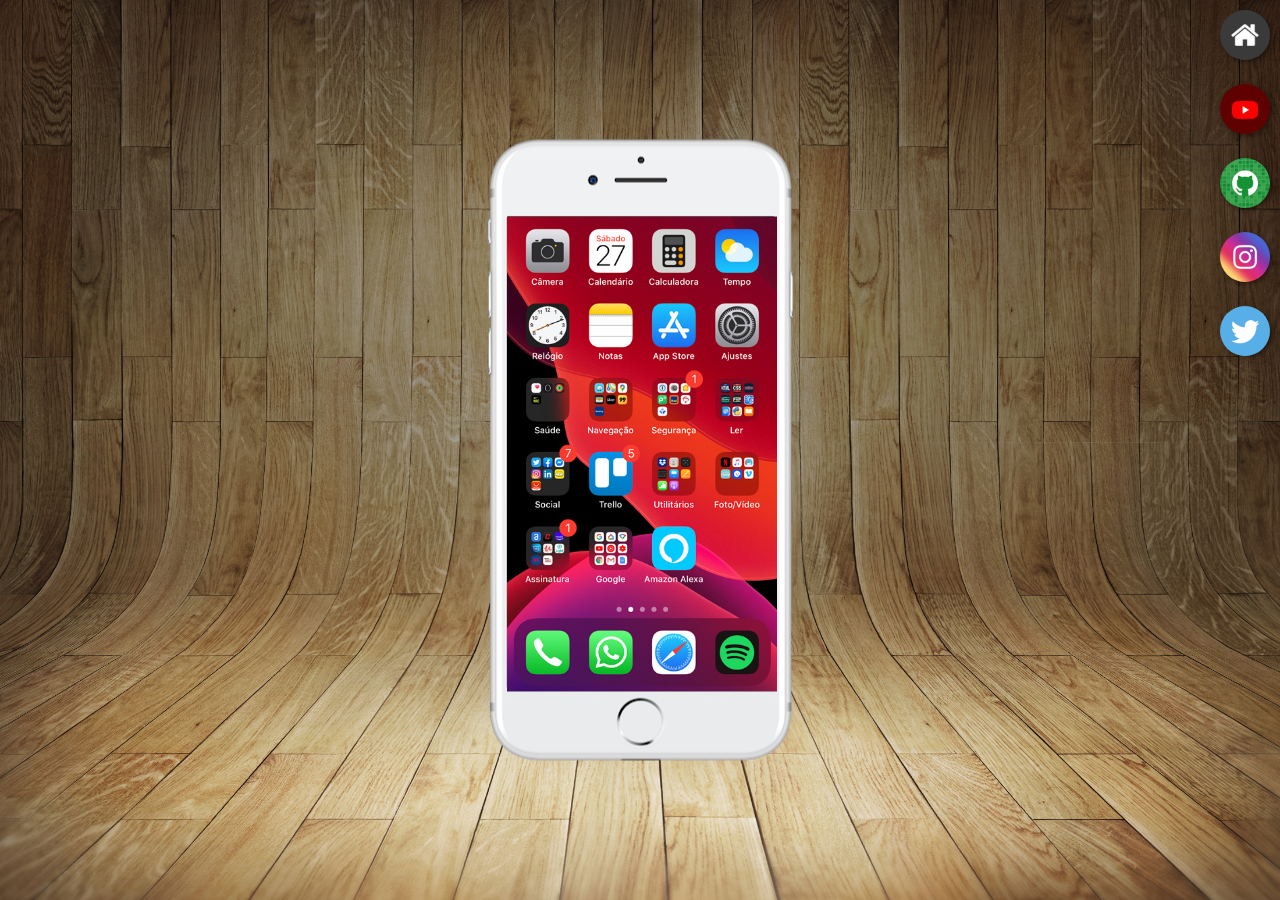
<file: index.html>
<!DOCTYPE html>
<html lang="pt-br">
<head>
    <meta charset="UTF-8">
    <meta http-equiv="X-UA-Compatible" content="IE=edge">
    <meta name="viewport" content="width=device-width, initial-scale=1.0">
    <title>Projeto_Rede_Social</title>
    <link rel="stylesheet" href="Estilo/style.css">
</head>
<body>
    <main>
        <section id="telefone">
          <iframe src="home.html" name="tela" id="tela" frameborder="0"></iframe>
        </section>
        <section id="RedeSocial">
         <a href="home.html" target="tela"><img src="imagens/logo-home.jpg" alt="home"></a><br>
         <a href="youtube.html" target="tela"><img src="imagens/logo-youtube.jpg" alt="Youtube"></a><br>
         <a href="GitHub.html" target="tela"><img src="imagens/logo-github.jpg" alt="GitHub"></a><br>
         <a href="instagram.html" target="tela"><img src="imagens/logo-instagram.jpg" alt="instagram"></a><br>
         <a href="Twitter.html" target="tela"><img src="imagens/logo-twitter.jpg" alt="twitter"></a><br>
        </section>
    </main>
</body>
</html>
</file>
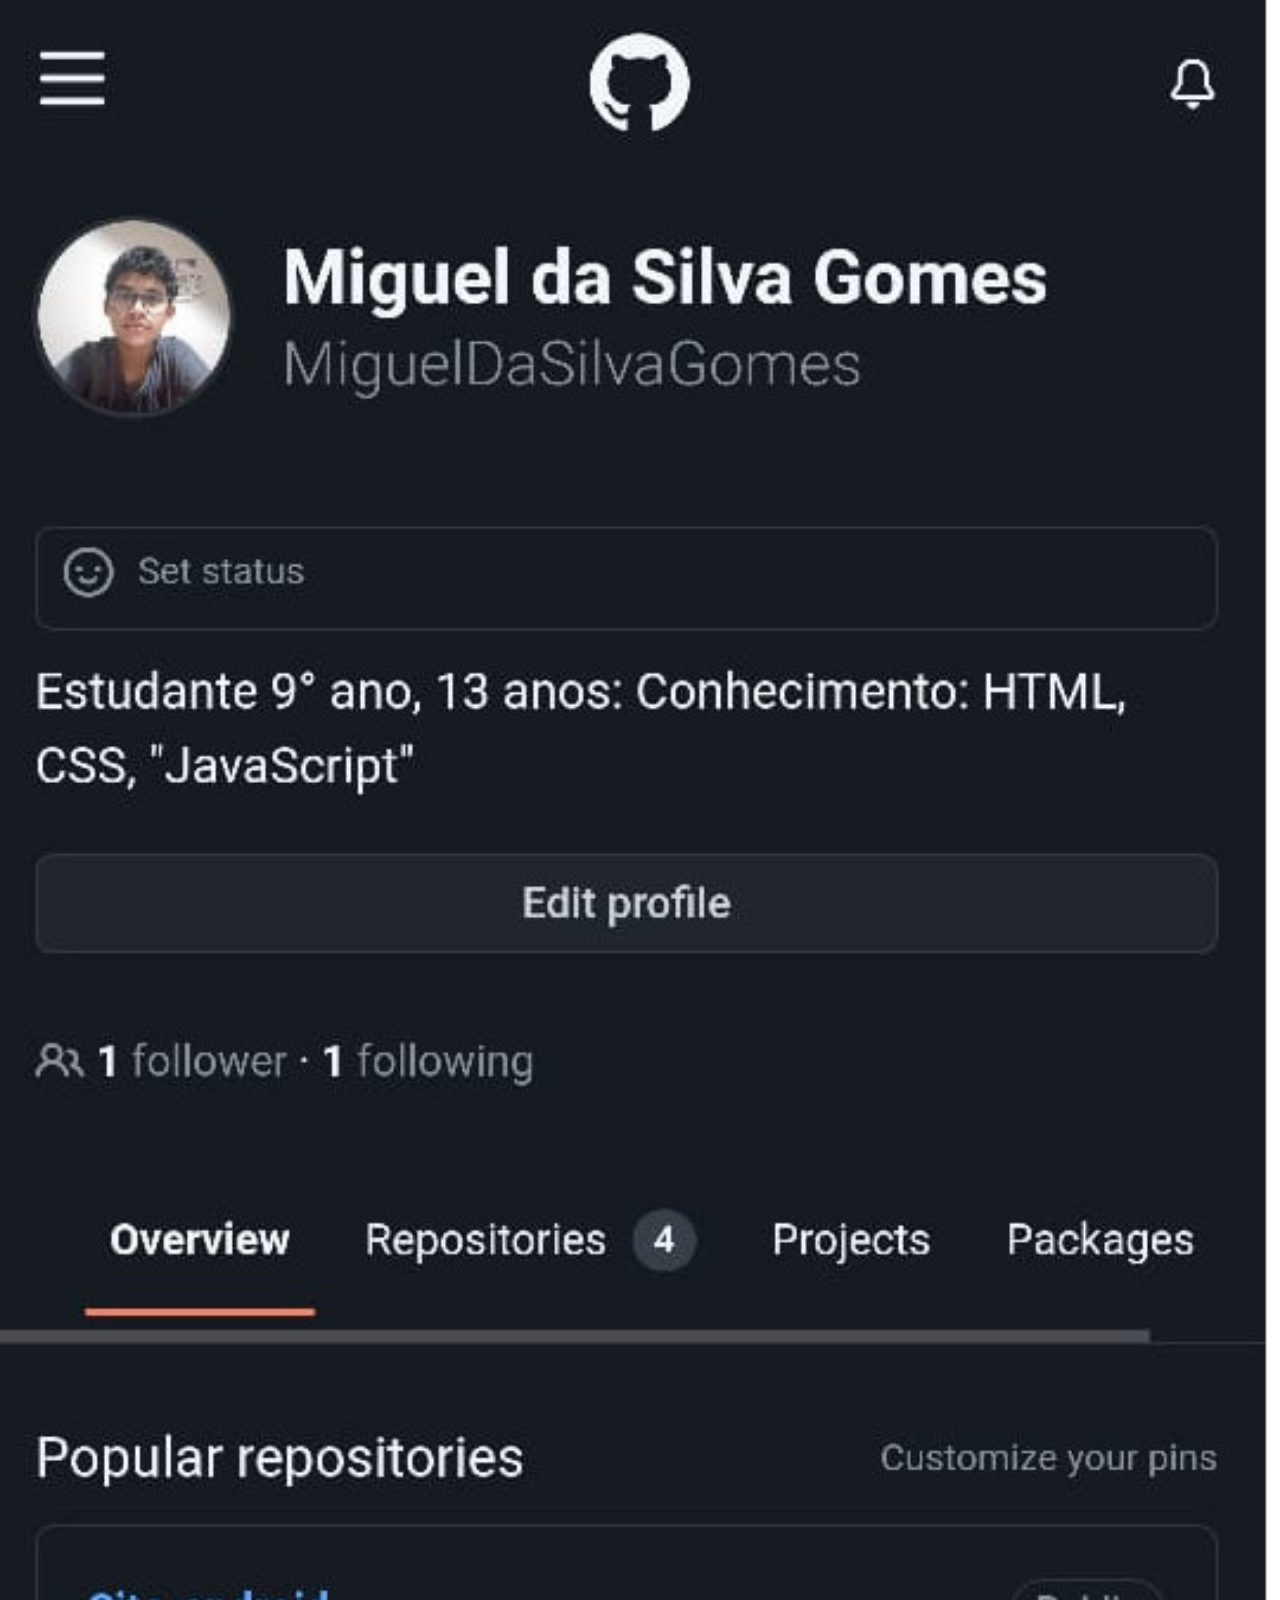
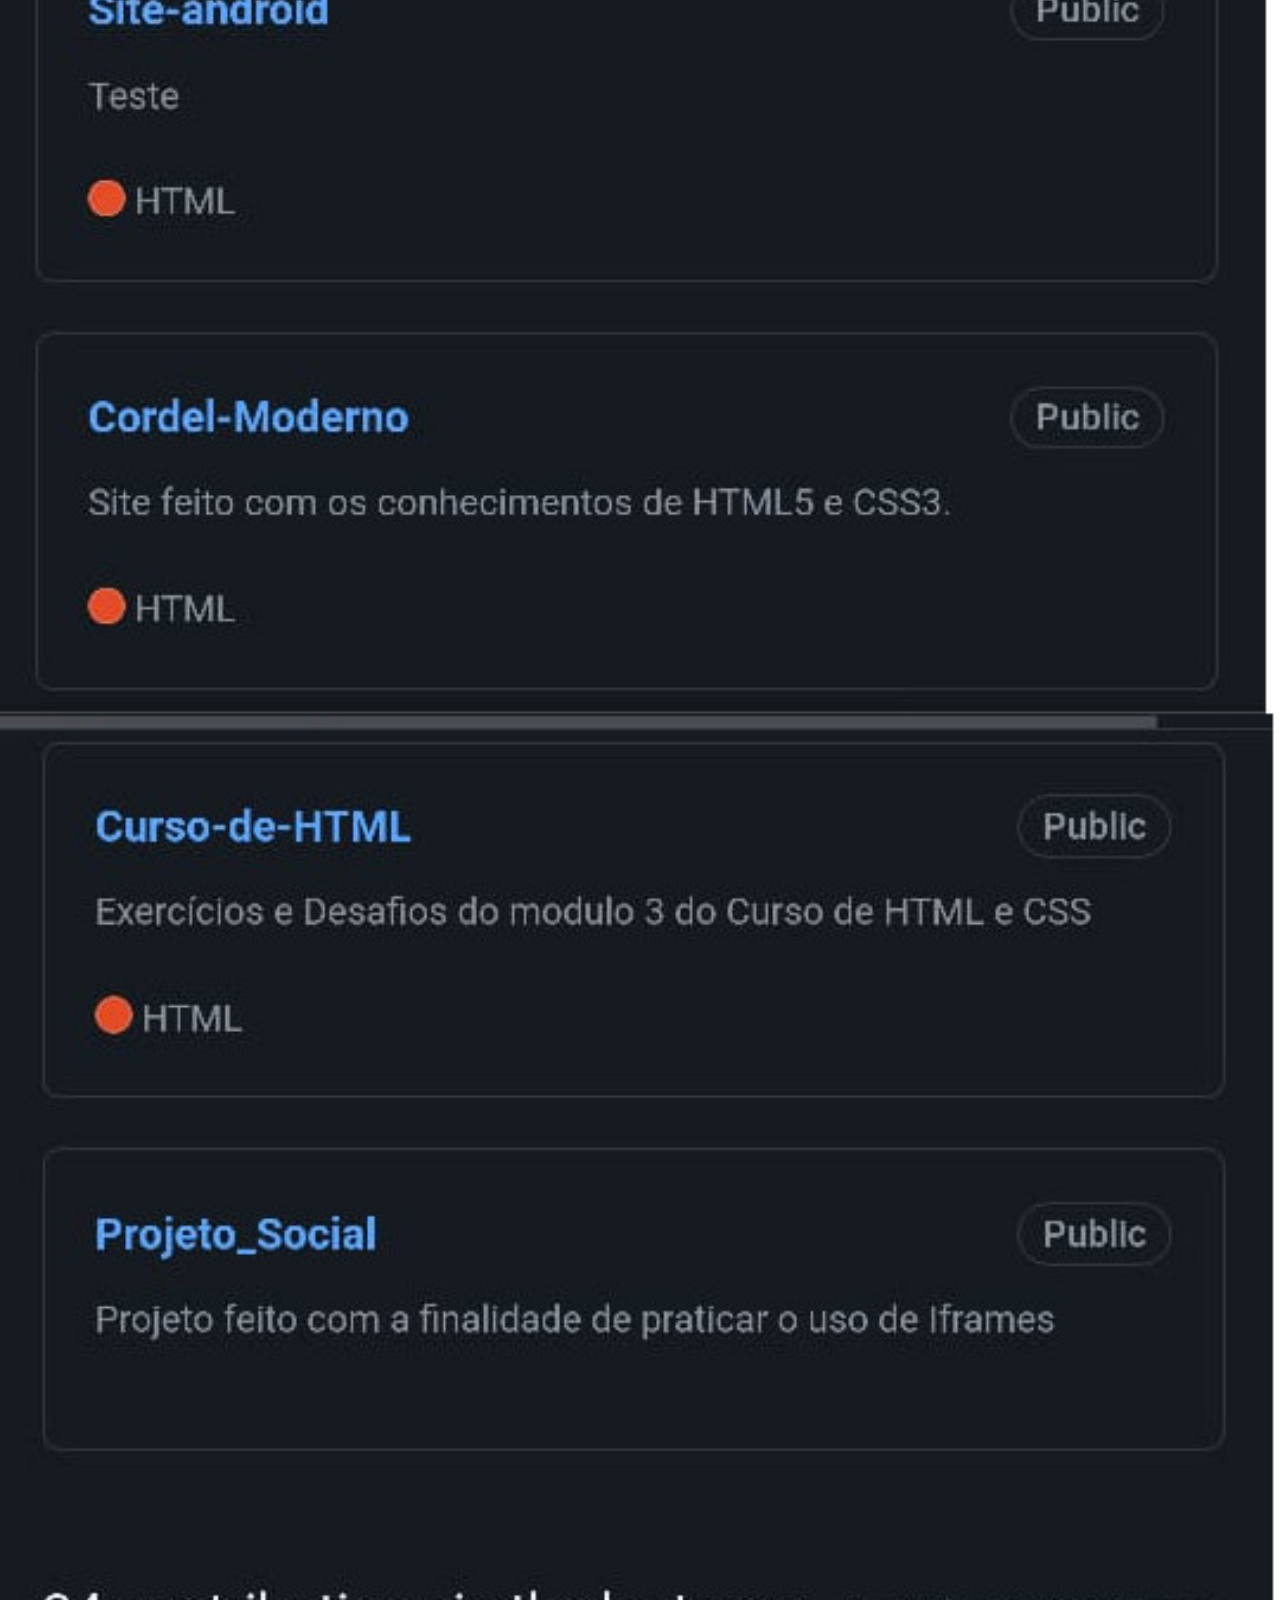
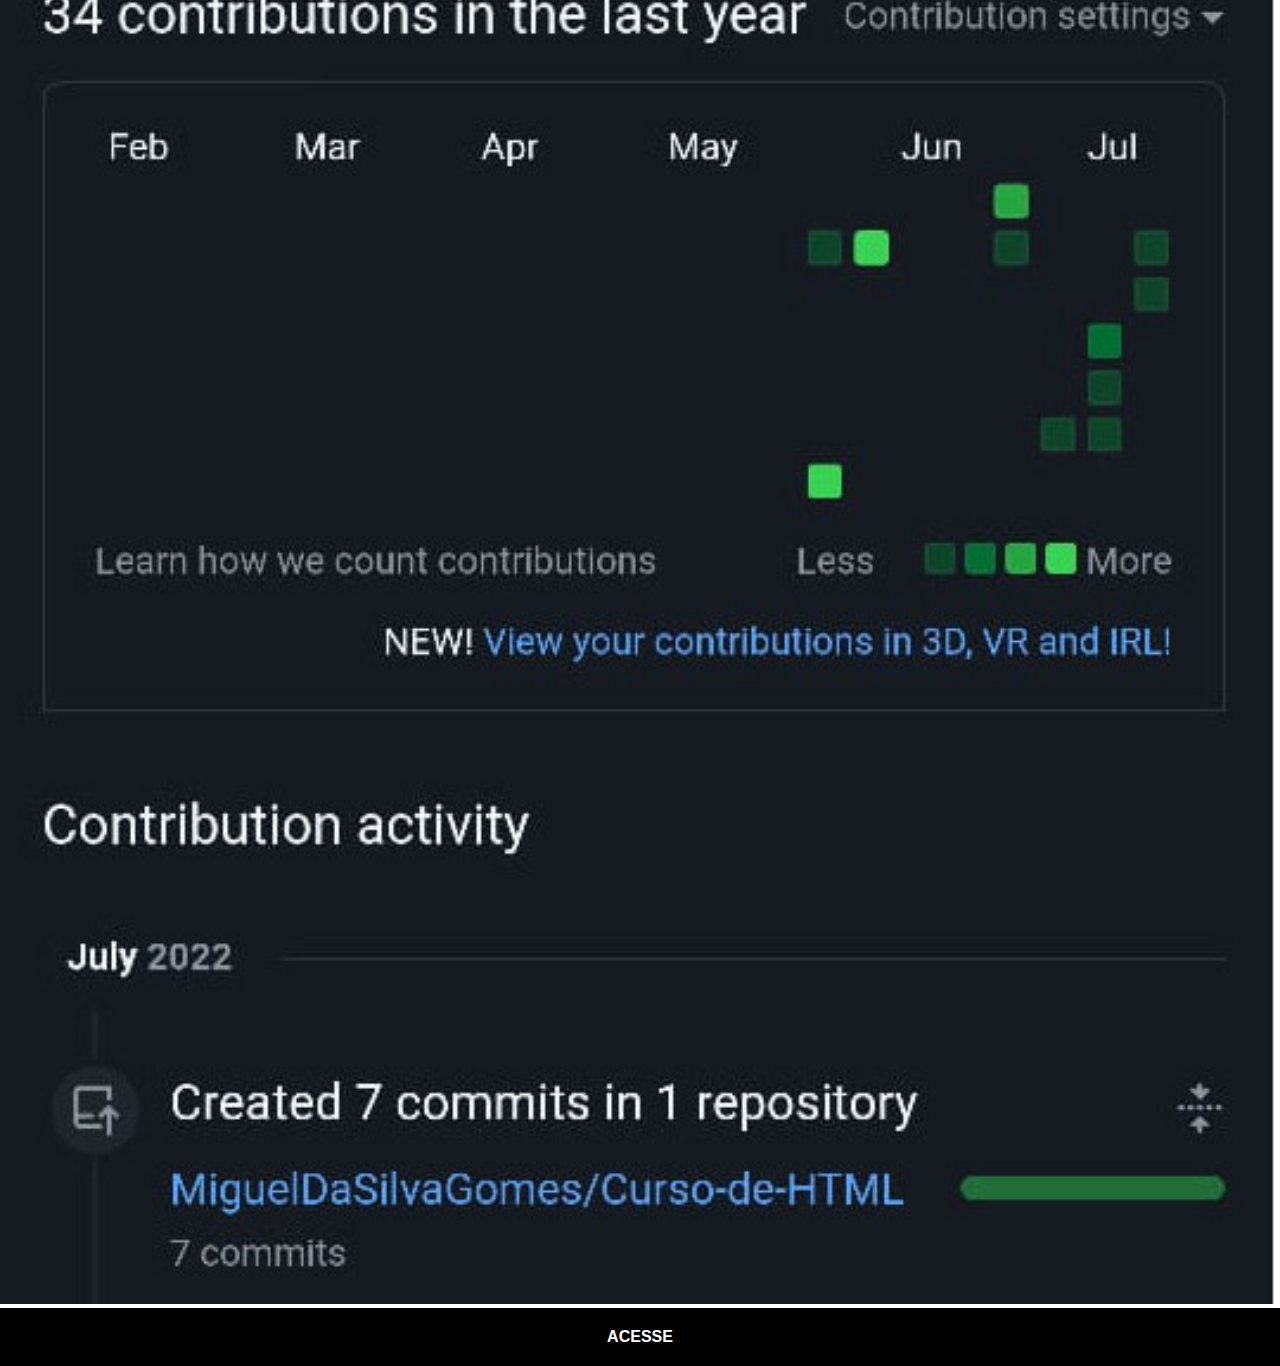
<file: GitHub.html>
<!DOCTYPE html>
<html lang="pt-br">
<head>
    <meta charset="UTF-8">
    <meta http-equiv="X-UA-Compatible" content="IE=edge">
    <meta name="viewport" content="width=, initial-scale=1.0">
    <title>GitHub</title>
    <link rel="stylesheet" href="Estilo/social.css">
    <style>
        a{
            background-color: black;
        }
        a:hover{
            background-color: gray;
        }
    </style>
</head>
<body>
    <img src="imagens/Git4.jpeg" alt="GitHub">
    <a href="https://github.com/MiguelDaSilvaGomes" target="_blank">ACESSE</a>
</body>
</html>
</file>
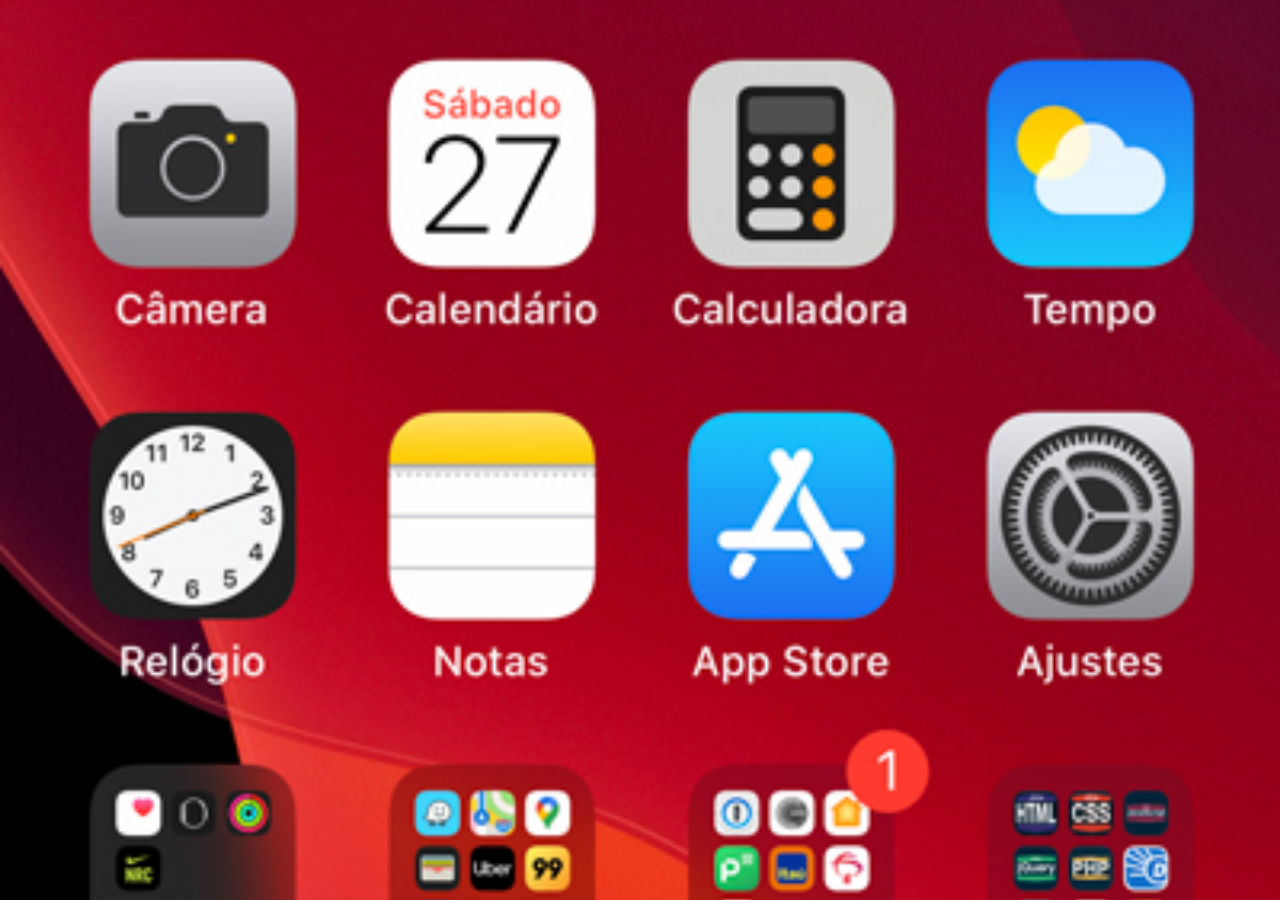
<file: home.html>
<!DOCTYPE html>
<html lang="pt-br">
<head>
    <meta charset="UTF-8">
    <meta http-equiv="X-UA-Compatible" content="IE=edge">
    <meta name="viewport" content="width=device-width, initial-scale=1.0">
    <title>Home</title>
    <style>
        *{
            margin: 0px;
            padding: 0px;
        }
        body{
            width: 100vw;
            height: 100vh;
            background: black url(imagens/tela-home.jpg) no-repeat top center;
            background-size: cover;
        }
    </style>
</head>
<body>
    
</body>
</html>
</file>
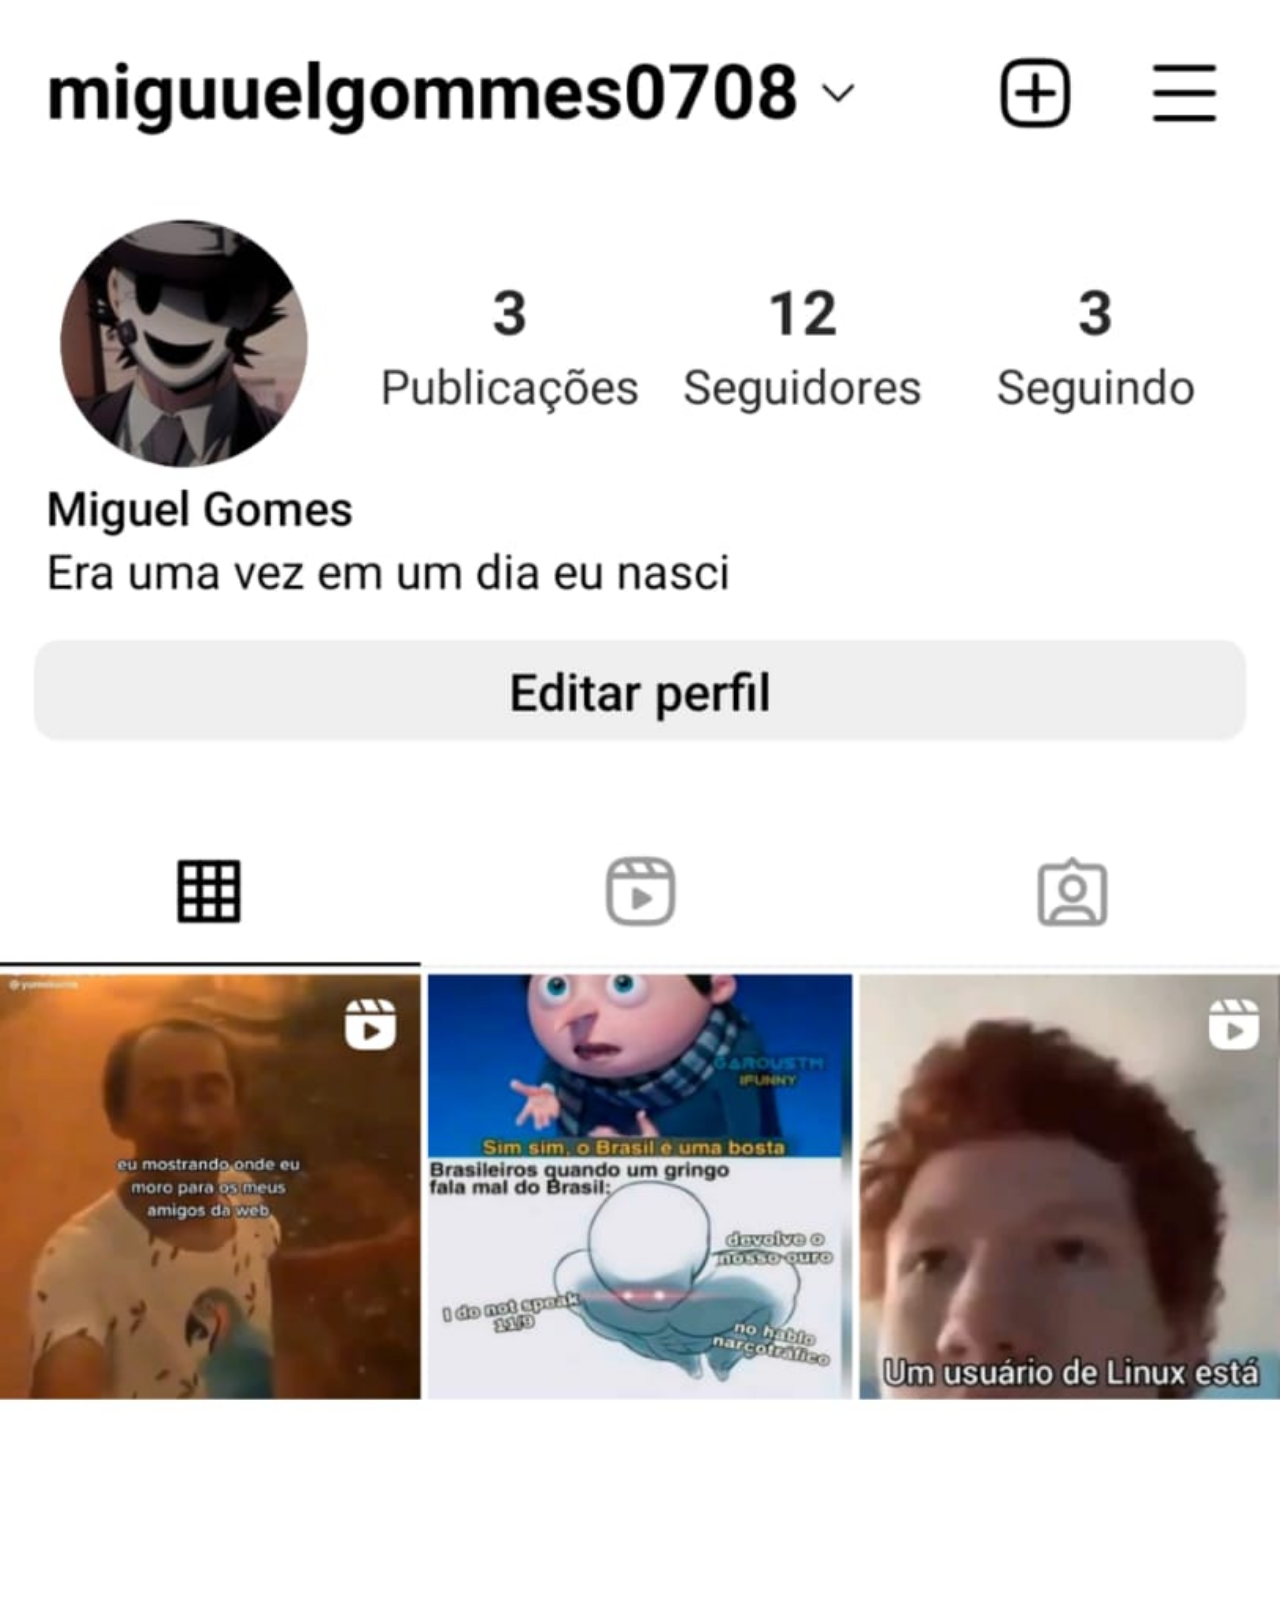
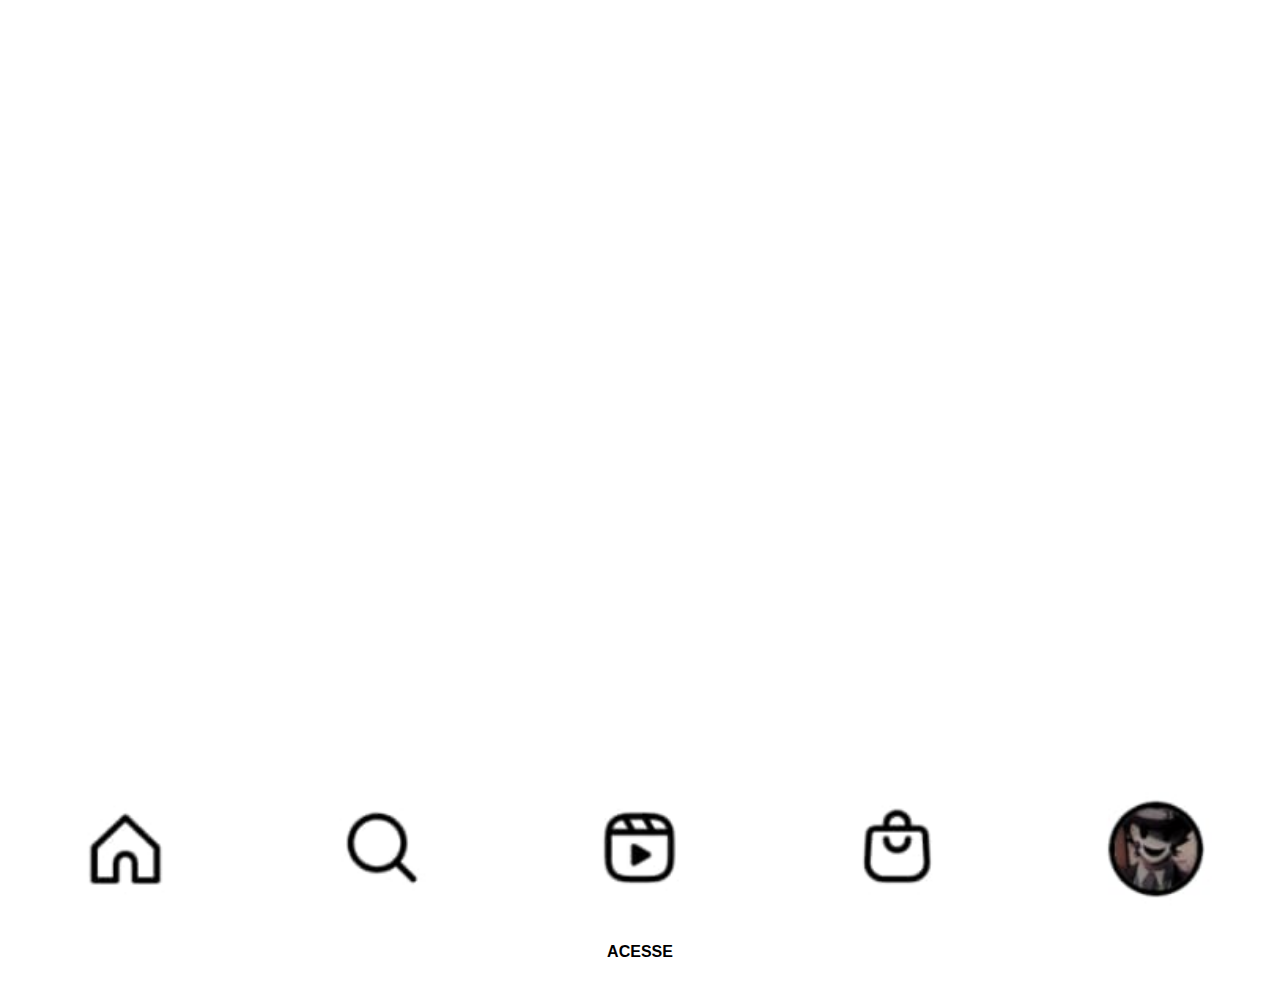
<file: instagram.html>
<!DOCTYPE html>
<html lang="pt-br">
<head>
    <meta charset="UTF-8">
    <meta http-equiv="X-UA-Compatible" content="IE=edge">
    <meta name="viewport" content="width=device-width, initial-scale=1.0">
    <title>Instagram</title>
    <link rel="stylesheet" href="Estilo/social.css">
   <style>
    a{
        background-color: white;
        color: black;
    }
    a:hover{
        background-color: rgb(200, 200, 200);
    }
   </style>
</head>
<body>
    <img src="imagens/insta1.jpeg" alt="Instagram">
    <a href="https://www.instagram.com/miguuelgommes0708/">ACESSE</a>
</body>
</html>
</file>
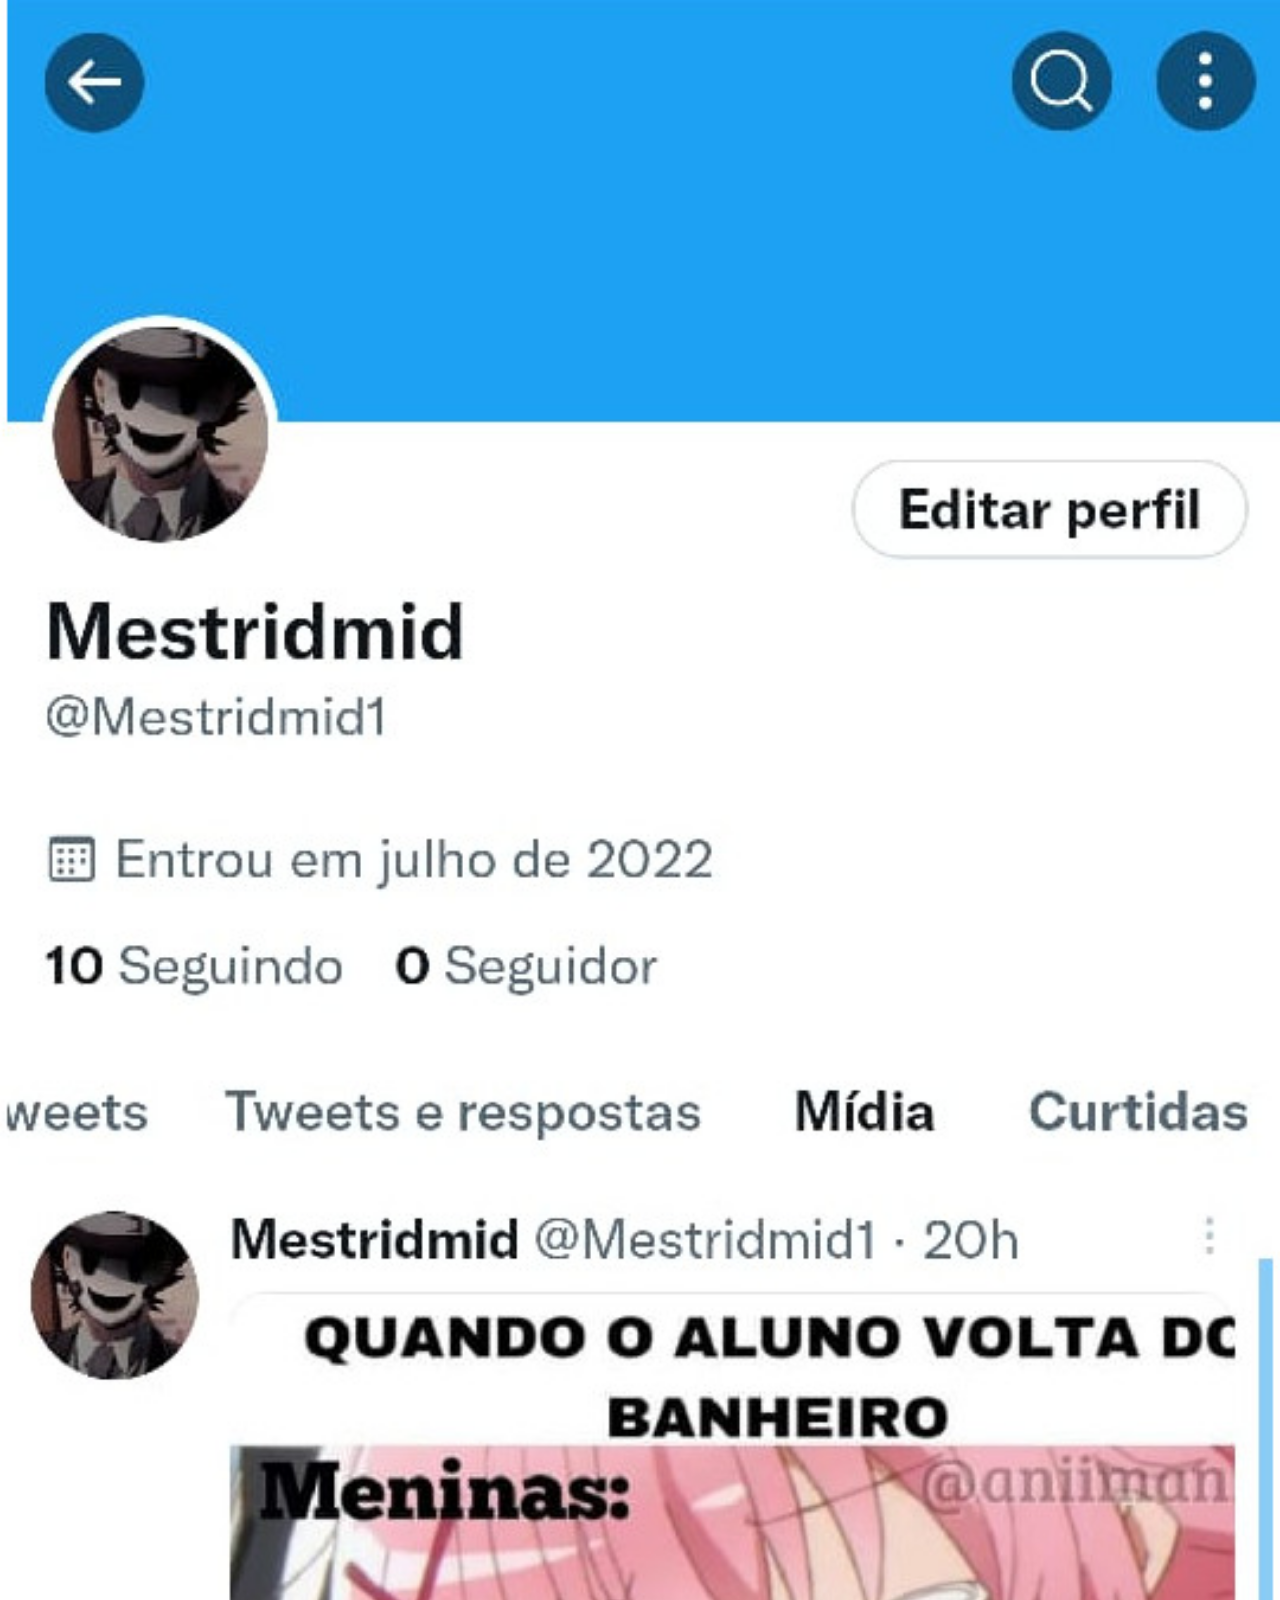
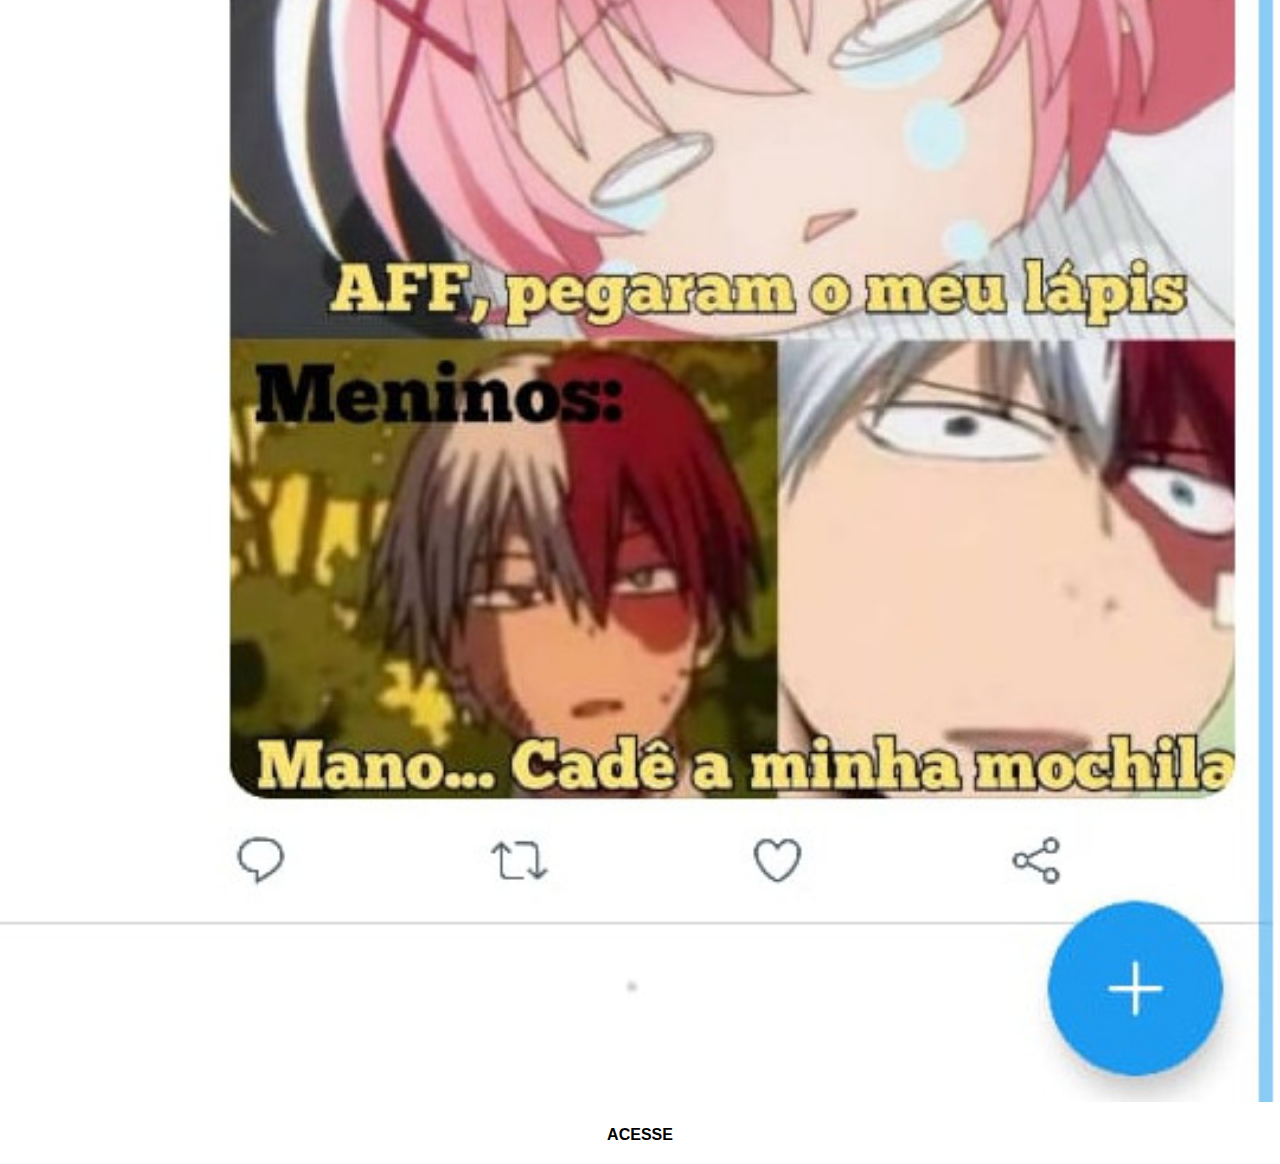
<file: Twitter.html>
<!DOCTYPE html>
<html lang="pt-br">
<head>
    <meta charset="UTF-8">
    <meta http-equiv="X-UA-Compatible" content="IE=edge">
    <meta name="viewport" content="width=device-width, initial-scale=1.0">
    <title>Twitter</title>
    <link rel="stylesheet" href="Estilo/social.css">
    <style>
            a{
        background-color: white;
        color: black;
    }
    a:hover{
        background-color: rgb(200, 200, 200);
    }
    </style>
</head>
<body>
    <img src="imagens/Twitter.jpeg" alt="Twitter">
    <a href="https://twitter.com/Mestridmid">ACESSE</a>
</body>
</html>
</file>
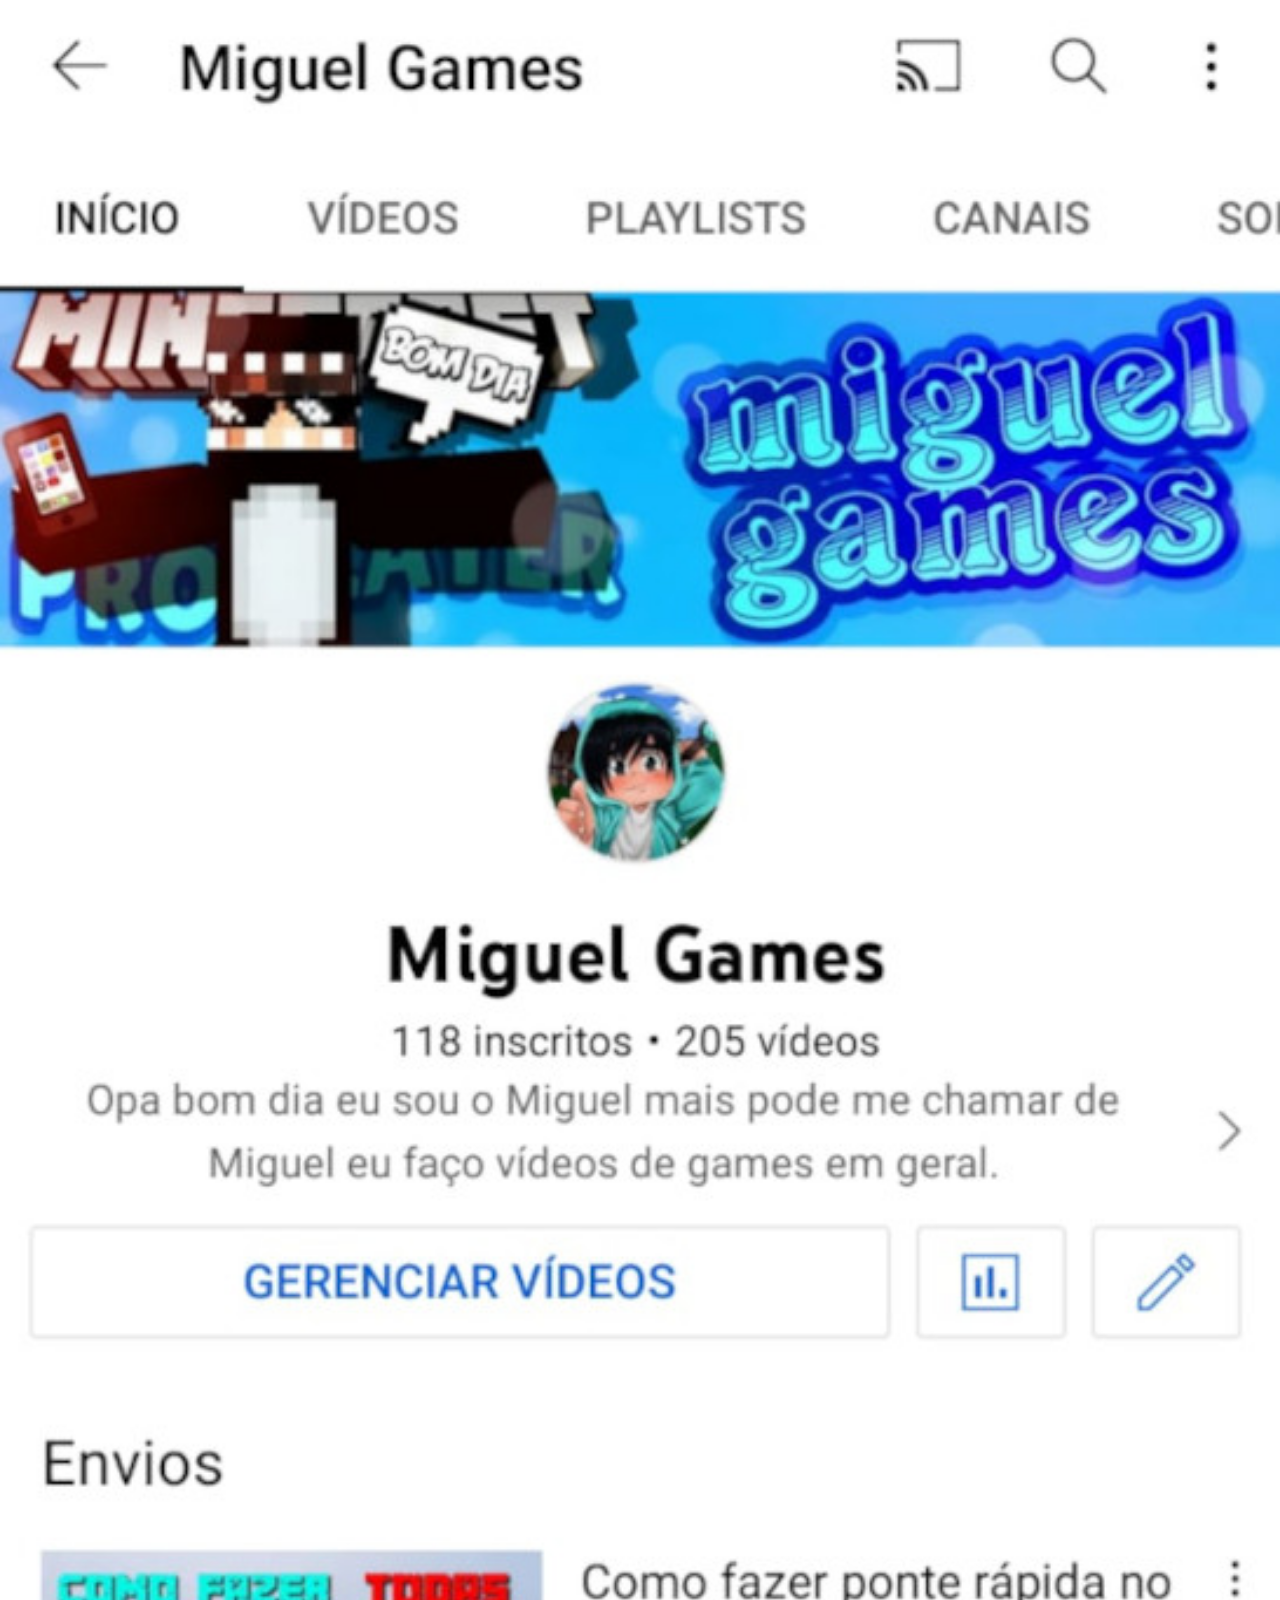
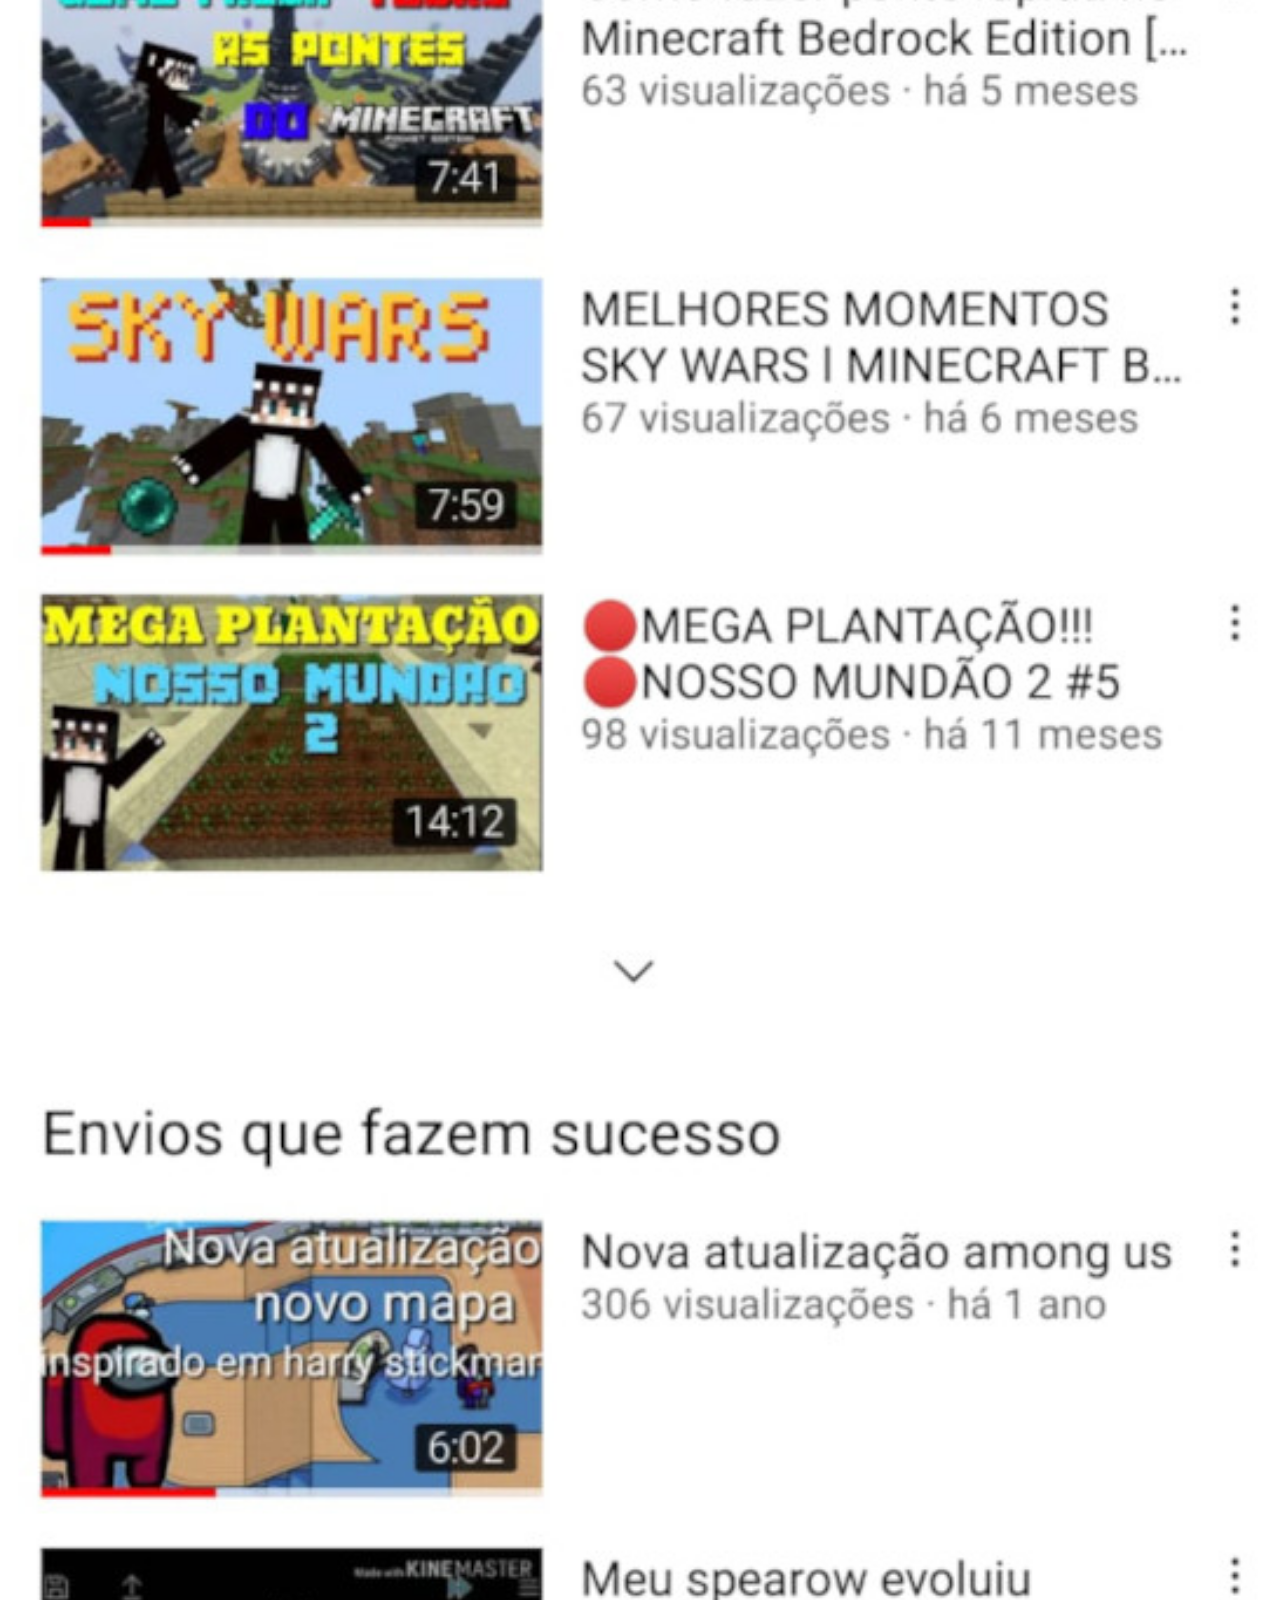
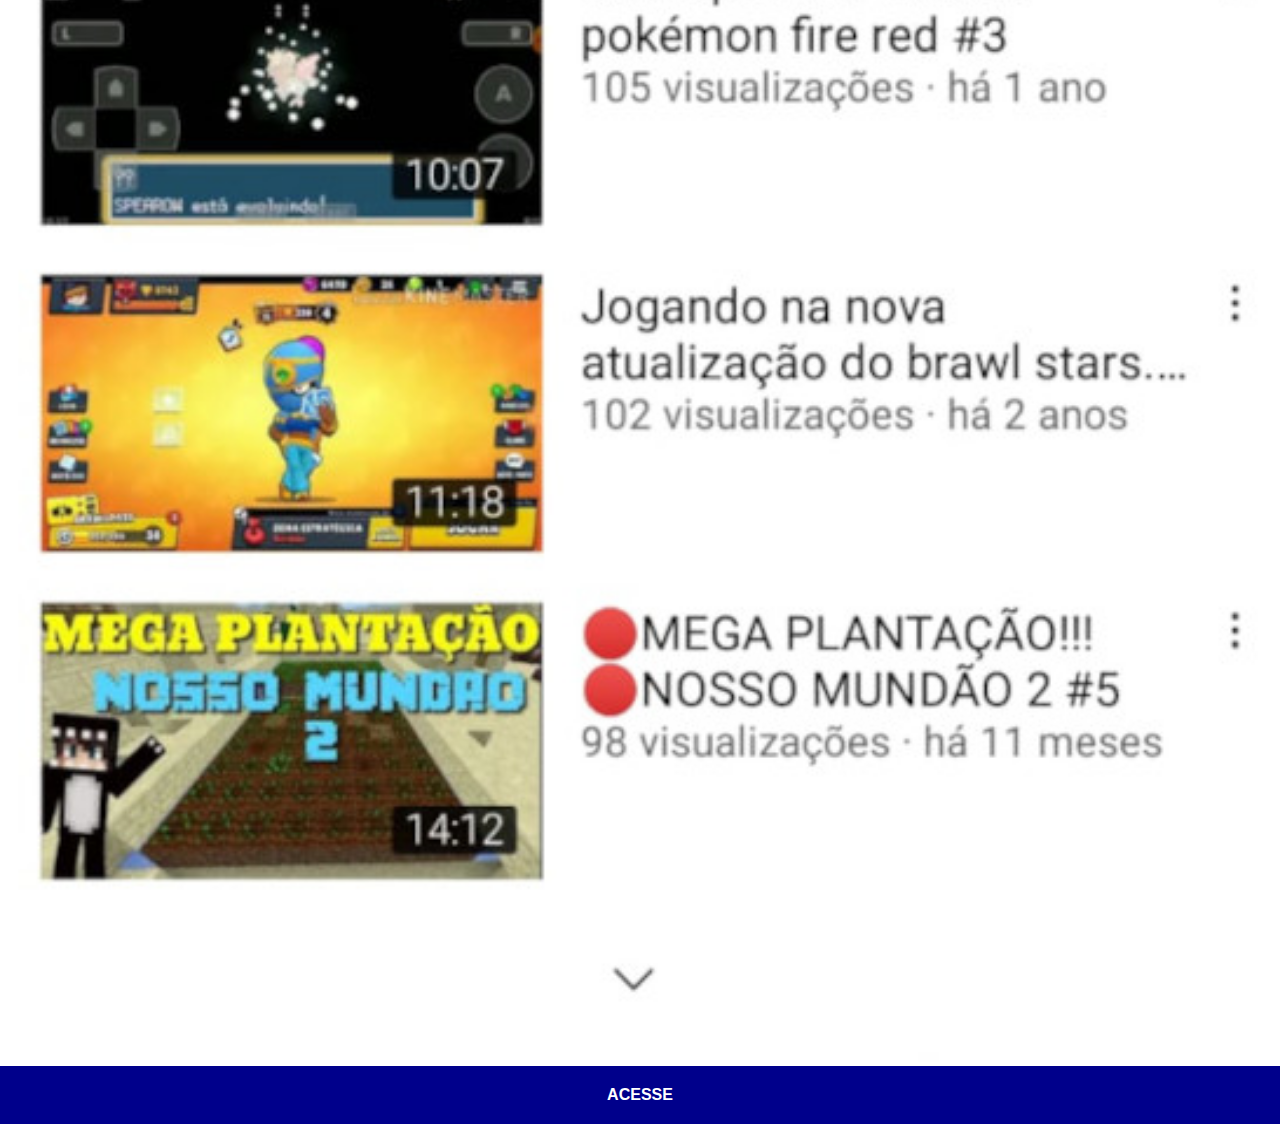
<file: youtube.html>
<!DOCTYPE html>
<html lang="pt-br">
<head>
    <meta charset="UTF-8">
    <meta http-equiv="X-UA-Compatible" content="IE=edge">
    <meta name="viewport" content="width=device-width, initial-scale=1.0">
    <title>Youtube</title>
     <link rel="stylesheet" href="Estilo/social.css">
</head>
<body>
    <img src="imagens/YT.jpg" alt="Youtube"><a href="https://www.youtube.com/channel/UC6o1LUmb_KAVnk7nGYYdxWw" target="_blank">ACESSE</a>
</body>
</html>
</file>
<file: Estilo/style.css>
@charset "UTF-8";

::-webkit-scrollbar{
    width: 0px;
    height: 0px;
}
*{
    margin: 0px;
    padding: 0px;
    font-family: Arial, Helvetica, sans-serif;
}
html, body{
    height: 100vh;
    width: 100vw;
    background-color: black;
}
body{
    background: url(../imagens/fundo-madeira.jpg) no-repeat top center;
    background-size: cover;
    background-attachment: fixed;
}
main{
    height: 100vh;
    position: relative;
}
section#telefone{
    position: absolute;
    top: 50%;
    left: 50%;
    transform: translate(-50%, -50%);
    height: 627px;
    width: 310px;
    background-color: blue;
    background: url(../imagens/frame-iphone.png) no-repeat;
}
iframe#tela{
    position: relative;
    top: 80px;
    left: 22px;
    width: 270px;
    height: 475px;
}
section#RedeSocial{
    text-align: right;
}
section#RedeSocial img{
    width: 50px;
    margin: 10px;
    border-radius: 50%;
    box-shadow: 2px 2px 5px rgba(0, 0, 0, 0.448);     
    box-sizing: border-box;
}
section#RedeSocial img:hover{
    border: 2px solid rgba(255, 255, 255, 0.618);
    transform: translate(-5px -5px);
    box-shadow: 5px 5px 10px rgba(0, 0, 0, 0.447);
    transition: 0.5s;
}
</file>
<file: Estilo/social.css>
@charset "UTF-8";

*{
    margin: 0px;
    padding: 0px;
    font-family: Arial, Helvetica, sans-serif;
  }
  ::-webkit-scrollbar{
     width: 0px;
     height: 0px;
  }
  img{
    width: 100vw;
  }
  a{
   display: block;
   background-color: darkblue;
   color: white;
   text-decoration: none;
   text-align: center;
   font-weight: bolder;
   padding: 20px;
  }
  a:hover{
      background-color:  blue;
  }
</file>
